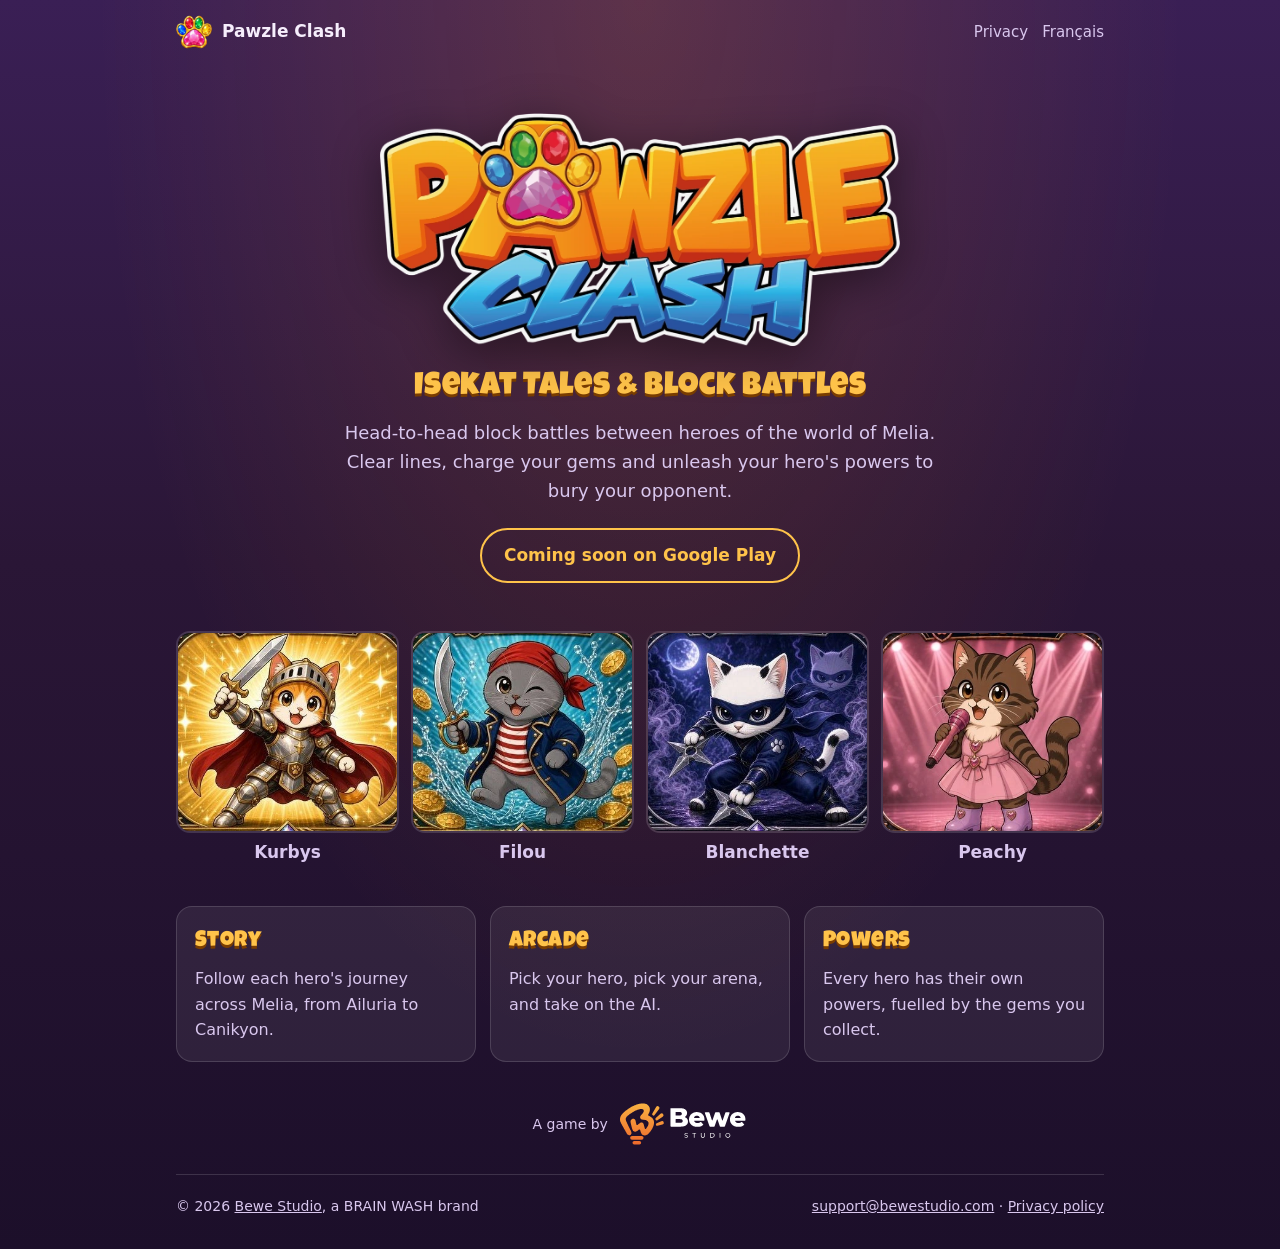
<file: index.html>
<!doctype html>
<html lang="en">
<head>
<meta charset="utf-8">
<meta name="viewport" content="width=device-width, initial-scale=1">
<title>Pawzle Clash</title>
<meta name="description" content="Pawzle Clash, a cat block battle puzzle game by Bewe Studio. Coming soon on Google Play.">
<link rel="icon" href="/images/favicon.png?v=3">
<link rel="alternate" hreflang="fr" href="/fr/">
<link rel="stylesheet" href="/style.css">
</head>
<body>
<div class="page">
  <header class="barre">
    <a class="marque" href="/"><img src="/images/bijou.png" alt="">Pawzle Clash</a>
    <nav><a href="/privacy.html">Privacy</a><a href="/fr/" lang="fr">Français</a></nav>
  </header>

  <main>
    <section class="heros">
      <img class="logo" src="/images/logo_pawzle_clash.webp" alt="Pawzle Clash" width="1200" height="595">
      <h1 class="titre baseline">Isekat Tales &amp; Block Battles</h1>
      <p class="accroche">Head-to-head block battles between heroes of the world of Melia. Clear lines, charge your gems and unleash your hero's powers to bury your opponent.</p>
      <span class="badge">Coming soon on Google Play</span>
    </section>

    <section class="heros-grille" aria-label="Heroes">
      <figure><img src="/images/kurbys.webp" alt="Kurbys" width="356" height="322" loading="lazy"><figcaption>Kurbys</figcaption></figure>
      <figure><img src="/images/filou.webp" alt="Filou" width="356" height="322" loading="lazy"><figcaption>Filou</figcaption></figure>
      <figure><img src="/images/blanchette.webp" alt="Blanchette" width="356" height="322" loading="lazy"><figcaption>Blanchette</figcaption></figure>
      <figure><img src="/images/peachy.webp" alt="Peachy" width="356" height="322" loading="lazy"><figcaption>Peachy</figcaption></figure>
    </section>

    <section class="blocs">
      <div class="bloc"><h3 class="titre">Story</h3><p>Follow each hero's journey across Melia, from Ailuria to Canikyon.</p></div>
      <div class="bloc"><h3 class="titre">Arcade</h3><p>Pick your hero, pick your arena, and take on the AI.</p></div>
      <div class="bloc"><h3 class="titre">Powers</h3><p>Every hero has their own powers, fuelled by the gems you collect.</p></div>
    </section>
  </main>

  <a class="studio-signature" href="https://bewestudio.com">
    <span>A game by</span>
    <img src="/images/bewe-studio.svg" alt="Bewe Studio" width="128" height="44">
  </a>
  <footer class="pied">
    <span>© 2026 <a href="https://bewestudio.com">Bewe Studio</a>, a BRAIN WASH brand</span>
    <span><a href="mailto:support@bewestudio.com">support@bewestudio.com</a> · <a href="/privacy.html">Privacy policy</a></span>
  </footer>
</div>
</body>
</html>
</file>
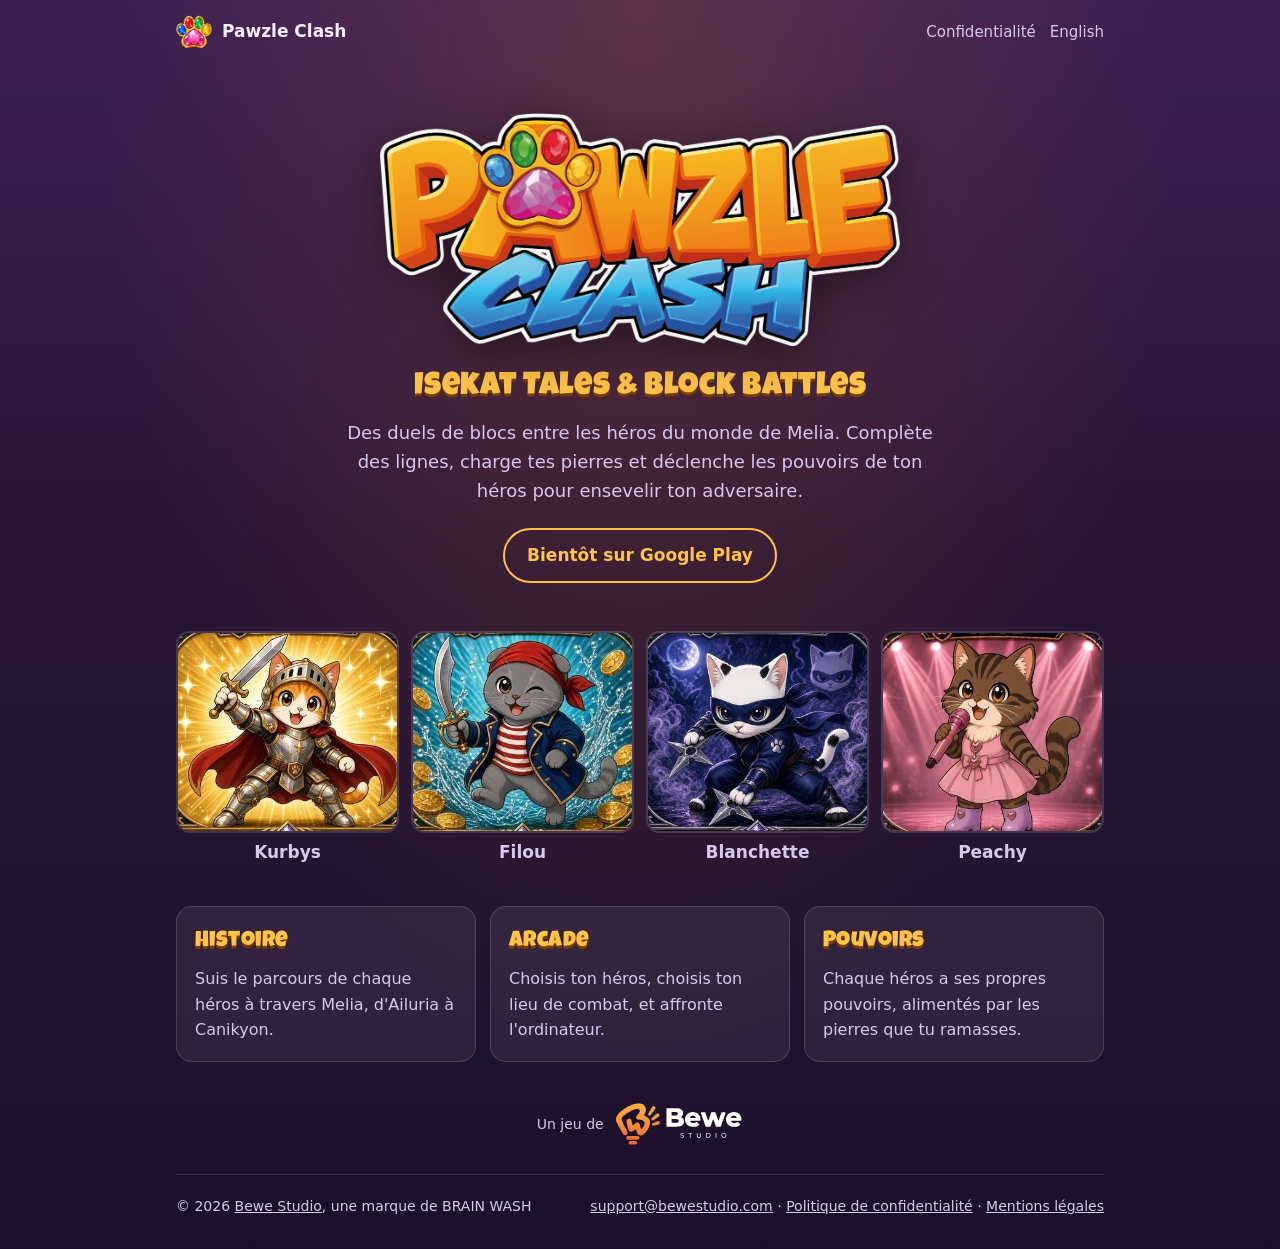
<file: fr/index.html>
<!doctype html>
<html lang="fr">
<head>
<meta charset="utf-8">
<meta name="viewport" content="width=device-width, initial-scale=1">
<title>Pawzle Clash</title>
<meta name="description" content="Pawzle Clash, le jeu de duel de blocs entre chats, par Bewe Studio. Bientôt sur Google Play.">
<link rel="icon" href="/images/favicon.png?v=3">
<link rel="alternate" hreflang="en" href="/">
<link rel="stylesheet" href="/style.css">
</head>
<body>
<div class="page">
  <header class="barre">
    <a class="marque" href="/fr/"><img src="/images/bijou.png" alt="">Pawzle Clash</a>
    <nav><a href="/fr/confidentialite.html">Confidentialité</a><a href="/" lang="en">English</a></nav>
  </header>

  <main>
    <section class="heros">
      <img class="logo" src="/images/logo_pawzle_clash.webp" alt="Pawzle Clash" width="1200" height="595">
      <h1 class="titre baseline">Isekat Tales &amp; Block Battles</h1>
      <p class="accroche">Des duels de blocs entre les héros du monde de Melia. Complète des lignes, charge tes pierres et déclenche les pouvoirs de ton héros pour ensevelir ton adversaire.</p>
      <span class="badge">Bientôt sur Google Play</span>
    </section>

    <section class="heros-grille" aria-label="Héros">
      <figure><img src="/images/kurbys.webp" alt="Kurbys" width="356" height="322" loading="lazy"><figcaption>Kurbys</figcaption></figure>
      <figure><img src="/images/filou.webp" alt="Filou" width="356" height="322" loading="lazy"><figcaption>Filou</figcaption></figure>
      <figure><img src="/images/blanchette.webp" alt="Blanchette" width="356" height="322" loading="lazy"><figcaption>Blanchette</figcaption></figure>
      <figure><img src="/images/peachy.webp" alt="Peachy" width="356" height="322" loading="lazy"><figcaption>Peachy</figcaption></figure>
    </section>

    <section class="blocs">
      <div class="bloc"><h3 class="titre">Histoire</h3><p>Suis le parcours de chaque héros à travers Melia, d'Ailuria à Canikyon.</p></div>
      <div class="bloc"><h3 class="titre">Arcade</h3><p>Choisis ton héros, choisis ton lieu de combat, et affronte l'ordinateur.</p></div>
      <div class="bloc"><h3 class="titre">Pouvoirs</h3><p>Chaque héros a ses propres pouvoirs, alimentés par les pierres que tu ramasses.</p></div>
    </section>
  </main>

  <a class="studio-signature" href="https://bewestudio.com/fr/">
    <span>Un jeu de</span>
    <img src="/images/bewe-studio.svg" alt="Bewe Studio" width="128" height="44">
  </a>
  <footer class="pied">
    <span>© 2026 <a href="https://bewestudio.com/fr/">Bewe Studio</a>, une marque de BRAIN WASH</span>
    <span><a href="mailto:support@bewestudio.com">support@bewestudio.com</a> · <a href="/fr/confidentialite.html">Politique de confidentialité</a> · <a href="https://bewestudio.com/fr/mentions-legales.html">Mentions légales</a></span>
  </footer>
</div>
</body>
</html>
</file>
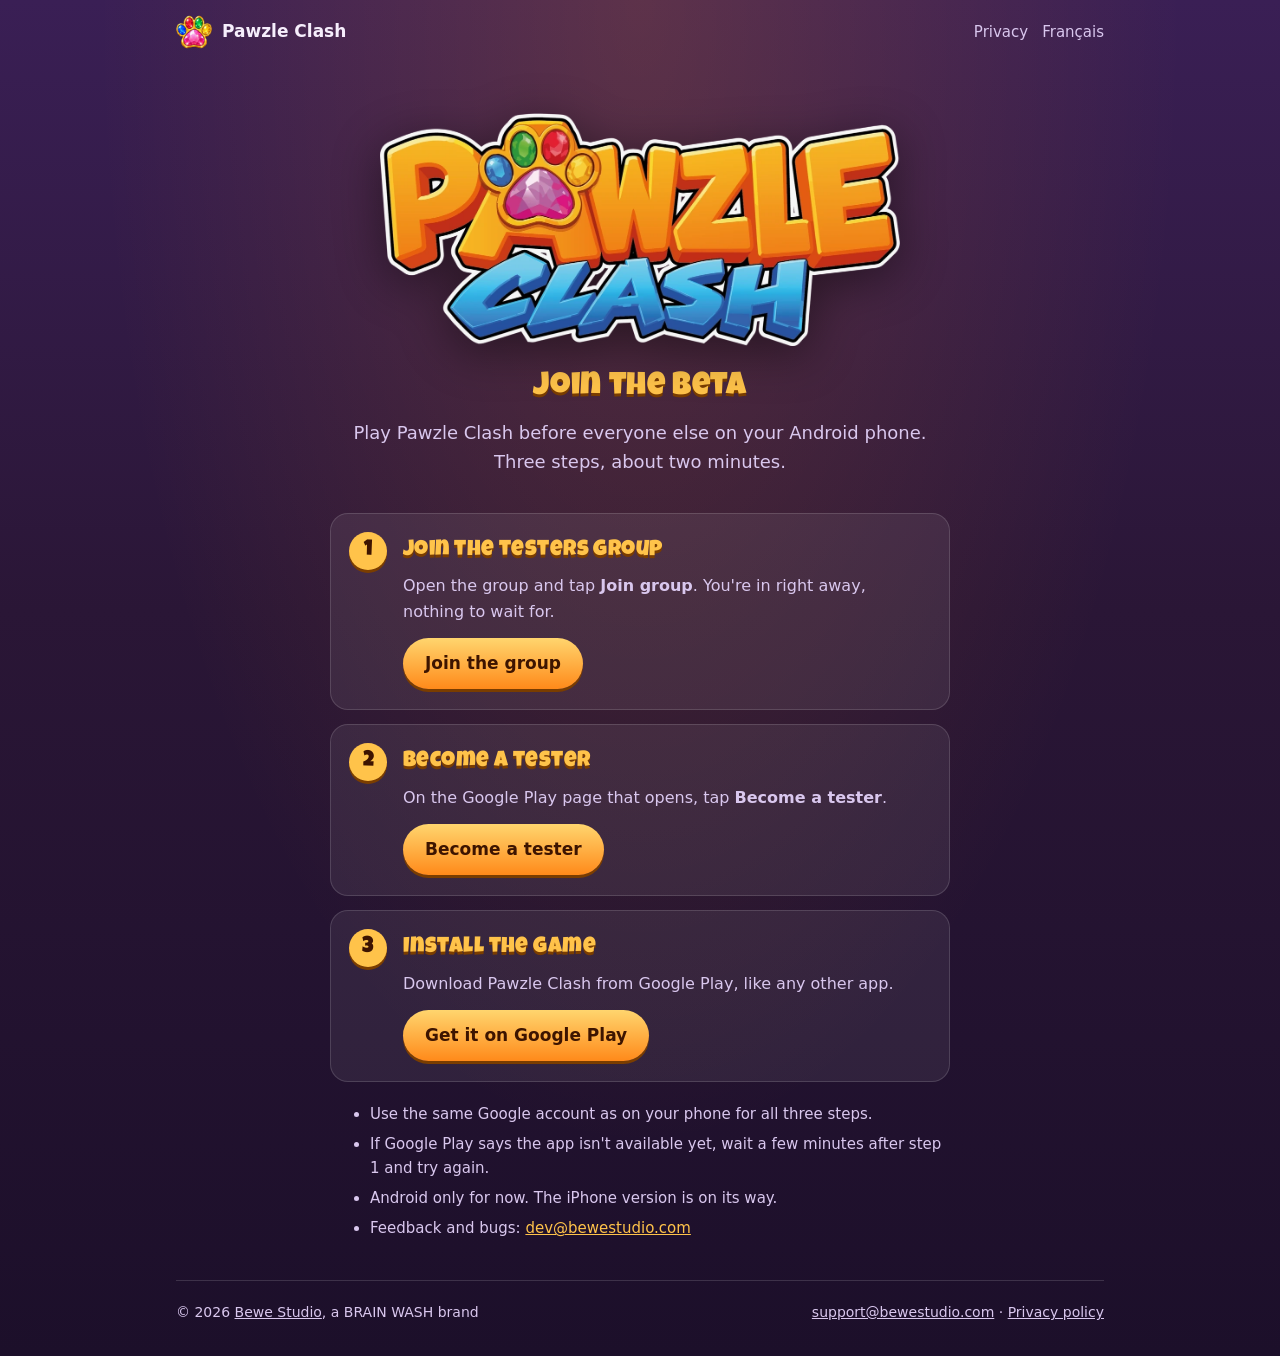
<file: beta.html>
<!doctype html>
<html lang="en">
<head>
<meta charset="utf-8">
<meta name="viewport" content="width=device-width, initial-scale=1">
<title>Pawzle Clash beta</title>
<meta name="description" content="Join the Pawzle Clash beta on Google Play in three steps.">
<meta name="robots" content="noindex">
<link rel="icon" href="/images/favicon.png">
<link rel="alternate" hreflang="fr" href="/fr/beta.html">
<link rel="stylesheet" href="/style.css">
</head>
<body>
<div class="page">
  <header class="barre">
    <a class="marque" href="/"><img src="/images/bijou.png" alt="">Pawzle Clash</a>
    <nav><a href="/privacy.html">Privacy</a><a href="/fr/beta.html" lang="fr">Français</a></nav>
  </header>

  <main>
    <section class="heros">
      <img class="logo" src="/images/logo_pawzle_clash.webp" alt="Pawzle Clash" width="1200" height="595">
      <h1 class="titre baseline">Join the beta</h1>
      <p class="accroche">Play Pawzle Clash before everyone else on your Android phone. Three steps, about two minutes.</p>
    </section>

    <ol class="etapes">
      <li class="etape">
        <h2 class="titre">Join the testers group</h2>
        <p>Open the group and tap <strong>Join group</strong>. You're in right away, nothing to wait for.</p>
        <a class="bouton" href="https://groups.google.com/g/pawzle-clash-testeurs">Join the group</a>
      </li>
      <li class="etape">
        <h2 class="titre">Become a tester</h2>
        <p>On the Google Play page that opens, tap <strong>Become a tester</strong>.</p>
        <a class="bouton" href="https://play.google.com/apps/testing/com.bewestudio.pawzleclash">Become a tester</a>
      </li>
      <li class="etape">
        <h2 class="titre">Install the game</h2>
        <p>Download Pawzle Clash from Google Play, like any other app.</p>
        <a class="bouton" href="https://play.google.com/store/apps/details?id=com.bewestudio.pawzleclash">Get it on Google Play</a>
      </li>
    </ol>

    <ul class="note">
      <li>Use the same Google account as on your phone for all three steps.</li>
      <li>If Google Play says the app isn't available yet, wait a few minutes after step 1 and try again.</li>
      <li>Android only for now. The iPhone version is on its way.</li>
      <li>Feedback and bugs: <a href="mailto:dev@bewestudio.com">dev@bewestudio.com</a></li>
    </ul>
  </main>

  <footer class="pied">
    <span>© 2026 <a href="https://bewestudio.com">Bewe Studio</a>, a BRAIN WASH brand</span>
    <span><a href="mailto:support@bewestudio.com">support@bewestudio.com</a> · <a href="/privacy.html">Privacy policy</a></span>
  </footer>
</div>
</body>
</html>
</file>
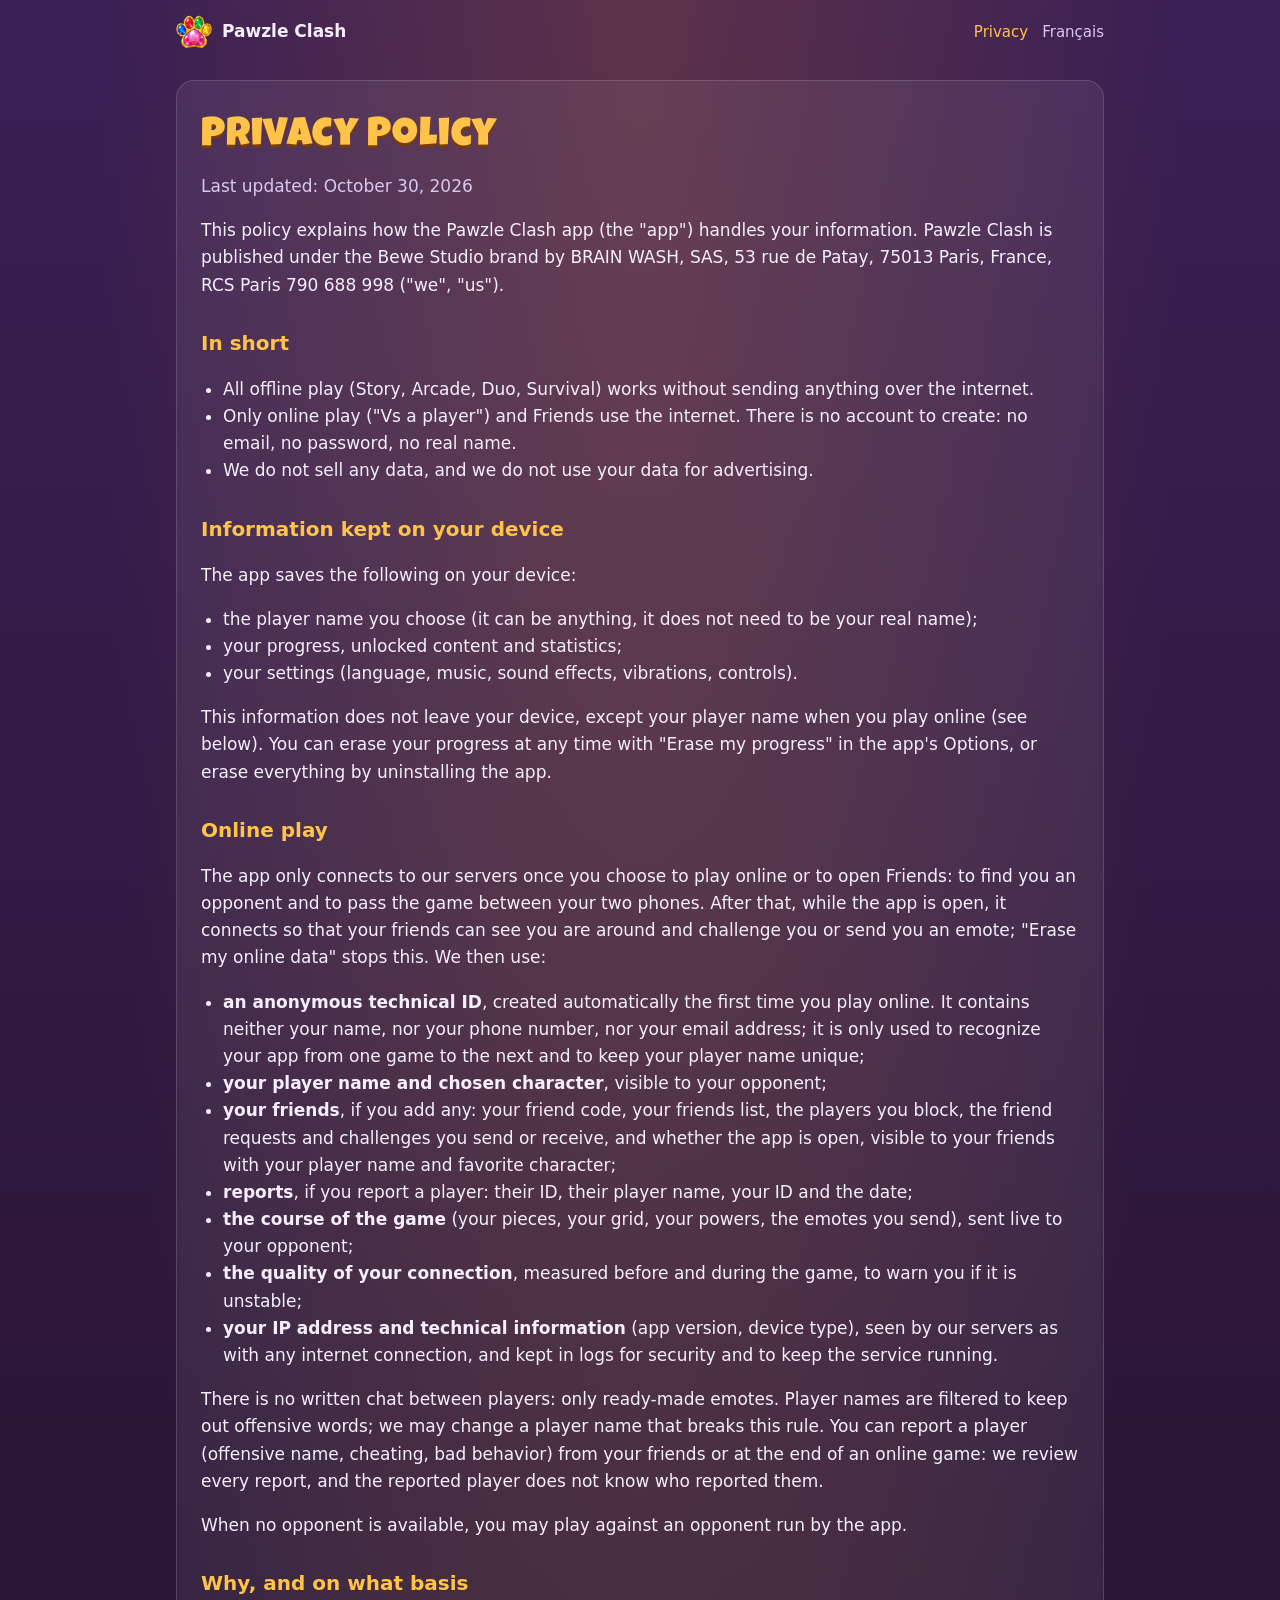
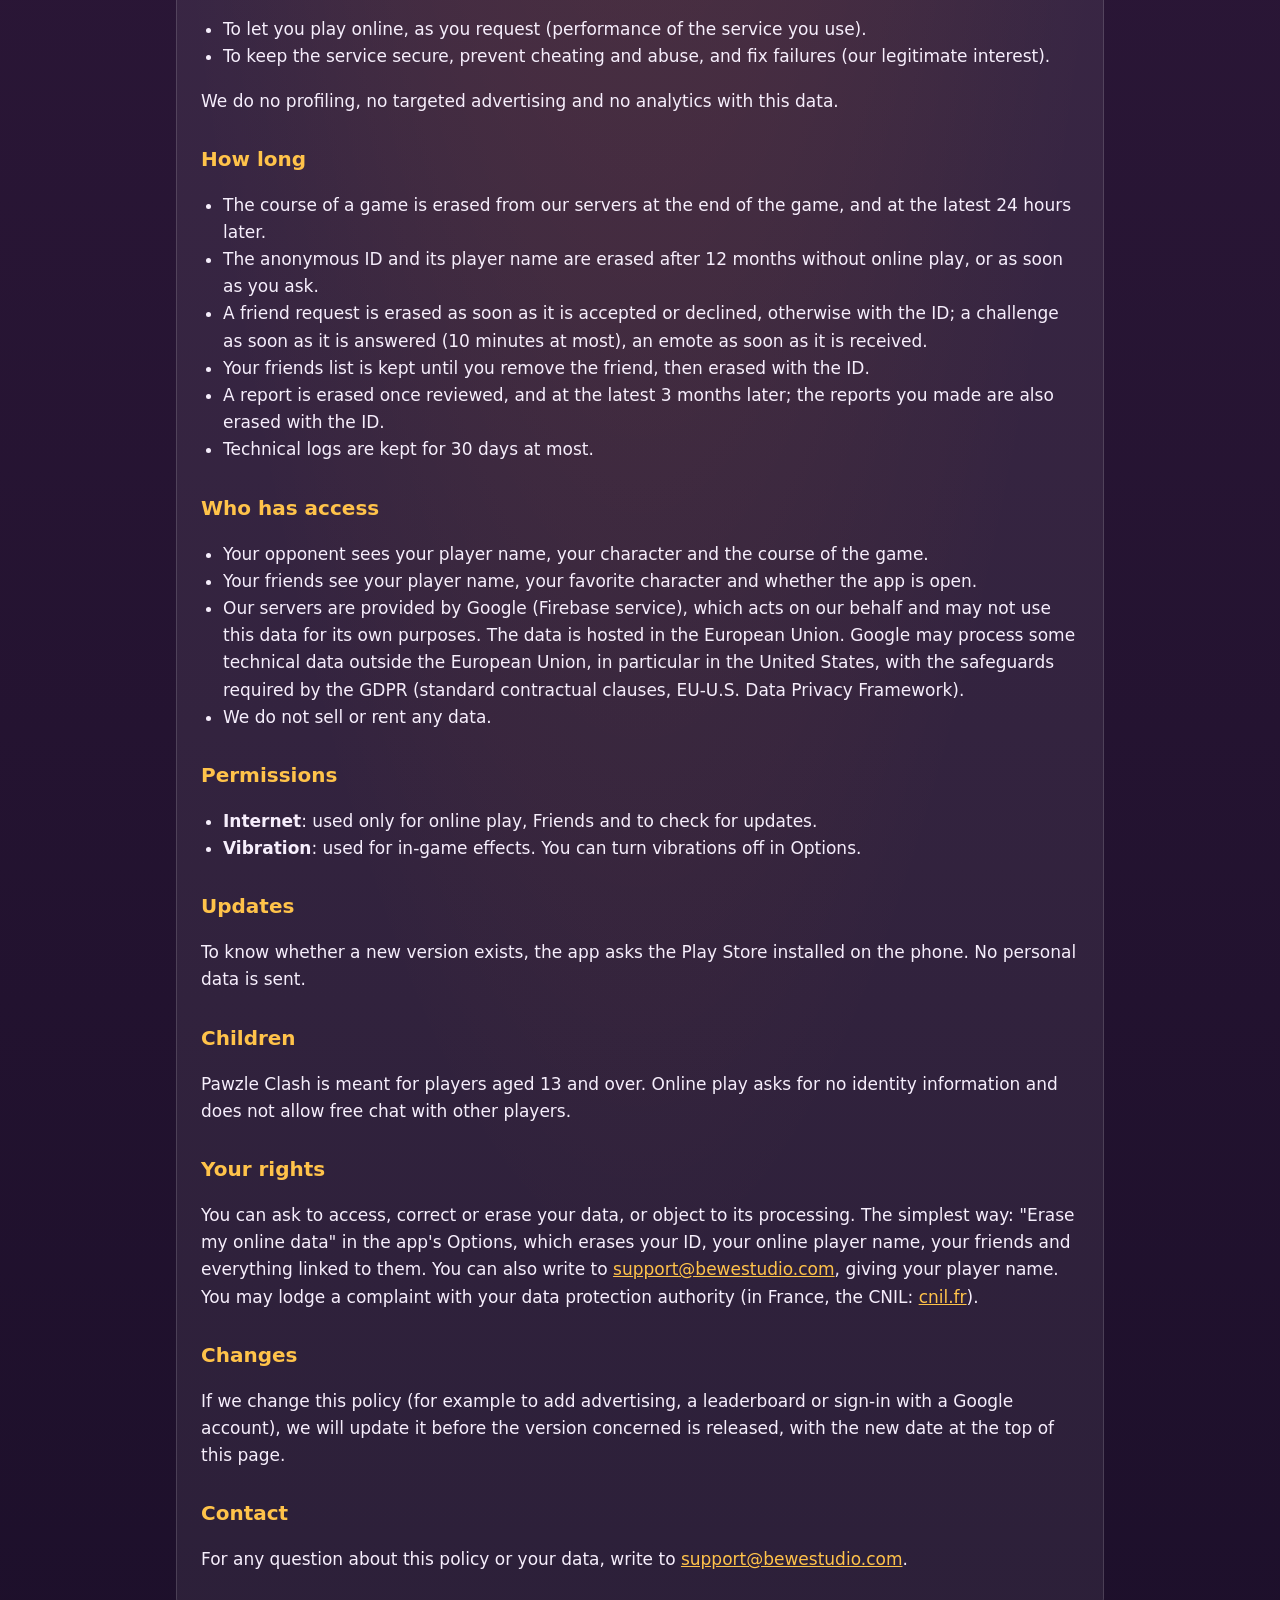
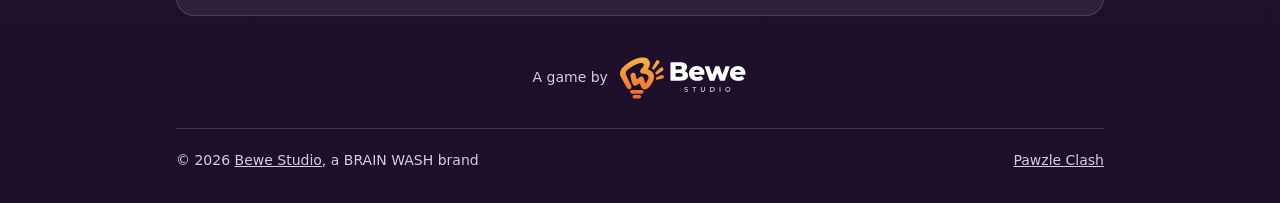
<file: privacy.html>
<!doctype html>
<html lang="en">
<head>
<meta charset="utf-8">
<meta name="viewport" content="width=device-width, initial-scale=1">
<title>Privacy Policy · Pawzle Clash</title>
<link rel="icon" href="/images/favicon.png?v=3">
<link rel="alternate" hreflang="fr" href="/fr/confidentialite.html">
<link rel="stylesheet" href="/style.css">
</head>
<body>
<div class="page">
  <header class="barre">
    <a class="marque" href="/"><img src="/images/bijou.png" alt="">Pawzle Clash</a>
    <nav><a href="/privacy.html" aria-current="page">Privacy</a><a href="/fr/confidentialite.html" lang="fr">Français</a></nav>
  </header>

  <main class="texte">
    <h1 class="titre">Privacy Policy</h1>
    <p class="date">Last updated: October 30, 2026</p>

    <p>This policy explains how the Pawzle Clash app (the "app") handles your information. Pawzle Clash is published under the Bewe Studio brand by BRAIN WASH, SAS, 53 rue de Patay, 75013 Paris, France, RCS Paris 790 688 998 ("we", "us").</p>

    <h2>In short</h2>
    <ul>
      <li>All offline play (Story, Arcade, Duo, Survival) works without sending anything over the internet.</li>
      <li>Only online play ("Vs a player") and Friends use the internet. There is no account to create: no email, no password, no real name.</li>
      <li>We do not sell any data, and we do not use your data for advertising.</li>
    </ul>

    <h2>Information kept on your device</h2>
    <p>The app saves the following on your device:</p>
    <ul>
      <li>the player name you choose (it can be anything, it does not need to be your real name);</li>
      <li>your progress, unlocked content and statistics;</li>
      <li>your settings (language, music, sound effects, vibrations, controls).</li>
    </ul>
    <p>This information does not leave your device, except your player name when you play online (see below). You can erase your progress at any time with "Erase my progress" in the app's Options, or erase everything by uninstalling the app.</p>

    <h2>Online play</h2>
    <p>The app only connects to our servers once you choose to play online or to open Friends: to find you an opponent and to pass the game between your two phones. After that, while the app is open, it connects so that your friends can see you are around and challenge you or send you an emote; "Erase my online data" stops this. We then use:</p>
    <ul>
      <li><strong>an anonymous technical ID</strong>, created automatically the first time you play online. It contains neither your name, nor your phone number, nor your email address; it is only used to recognize your app from one game to the next and to keep your player name unique;</li>
      <li><strong>your player name and chosen character</strong>, visible to your opponent;</li>
      <li><strong>your friends</strong>, if you add any: your friend code, your friends list, the players you block, the friend requests and challenges you send or receive, and whether the app is open, visible to your friends with your player name and favorite character;</li>
      <li><strong>reports</strong>, if you report a player: their ID, their player name, your ID and the date;</li>
      <li><strong>the course of the game</strong> (your pieces, your grid, your powers, the emotes you send), sent live to your opponent;</li>
      <li><strong>the quality of your connection</strong>, measured before and during the game, to warn you if it is unstable;</li>
      <li><strong>your IP address and technical information</strong> (app version, device type), seen by our servers as with any internet connection, and kept in logs for security and to keep the service running.</li>
    </ul>
    <p>There is no written chat between players: only ready-made emotes. Player names are filtered to keep out offensive words; we may change a player name that breaks this rule. You can report a player (offensive name, cheating, bad behavior) from your friends or at the end of an online game: we review every report, and the reported player does not know who reported them.</p>
    <p>When no opponent is available, you may play against an opponent run by the app.</p>

    <h2>Why, and on what basis</h2>
    <ul>
      <li>To let you play online, as you request (performance of the service you use).</li>
      <li>To keep the service secure, prevent cheating and abuse, and fix failures (our legitimate interest).</li>
    </ul>
    <p>We do no profiling, no targeted advertising and no analytics with this data.</p>

    <h2>How long</h2>
    <ul>
      <li>The course of a game is erased from our servers at the end of the game, and at the latest 24 hours later.</li>
      <li>The anonymous ID and its player name are erased after 12 months without online play, or as soon as you ask.</li>
      <li>A friend request is erased as soon as it is accepted or declined, otherwise with the ID; a challenge as soon as it is answered (10 minutes at most), an emote as soon as it is received.</li>
      <li>Your friends list is kept until you remove the friend, then erased with the ID.</li>
      <li>A report is erased once reviewed, and at the latest 3 months later; the reports you made are also erased with the ID.</li>
      <li>Technical logs are kept for 30 days at most.</li>
    </ul>

    <h2>Who has access</h2>
    <ul>
      <li>Your opponent sees your player name, your character and the course of the game.</li>
      <li>Your friends see your player name, your favorite character and whether the app is open.</li>
      <li>Our servers are provided by Google (Firebase service), which acts on our behalf and may not use this data for its own purposes. The data is hosted in the European Union. Google may process some technical data outside the European Union, in particular in the United States, with the safeguards required by the GDPR (standard contractual clauses, EU-U.S. Data Privacy Framework).</li>
      <li>We do not sell or rent any data.</li>
    </ul>

    <h2>Permissions</h2>
    <ul>
      <li><strong>Internet</strong>: used only for online play, Friends and to check for updates.</li>
      <li><strong>Vibration</strong>: used for in-game effects. You can turn vibrations off in Options.</li>
    </ul>

    <h2>Updates</h2>
    <p>To know whether a new version exists, the app asks the Play Store installed on the phone. No personal data is sent.</p>

    <h2>Children</h2>
    <p>Pawzle Clash is meant for players aged 13 and over. Online play asks for no identity information and does not allow free chat with other players.</p>

    <h2 id="delete-data">Your rights</h2>
    <p>You can ask to access, correct or erase your data, or object to its processing. The simplest way: "Erase my online data" in the app's Options, which erases your ID, your online player name, your friends and everything linked to them. You can also write to <a href="mailto:support@bewestudio.com">support@bewestudio.com</a>, giving your player name. You may lodge a complaint with your data protection authority (in France, the CNIL: <a href="https://www.cnil.fr">cnil.fr</a>).</p>

    <h2>Changes</h2>
    <p>If we change this policy (for example to add advertising, a leaderboard or sign-in with a Google account), we will update it before the version concerned is released, with the new date at the top of this page.</p>

    <h2>Contact</h2>
    <p>For any question about this policy or your data, write to <a href="mailto:support@bewestudio.com">support@bewestudio.com</a>.</p>
  </main>

  <a class="studio-signature" href="https://bewestudio.com">
    <span>A game by</span>
    <img src="/images/bewe-studio.svg" alt="Bewe Studio" width="128" height="44">
  </a>
  <footer class="pied">
    <span>© 2026 <a href="https://bewestudio.com">Bewe Studio</a>, a BRAIN WASH brand</span>
    <span><a href="/">Pawzle Clash</a></span>
  </footer>
</div>
</body>
</html>
</file>
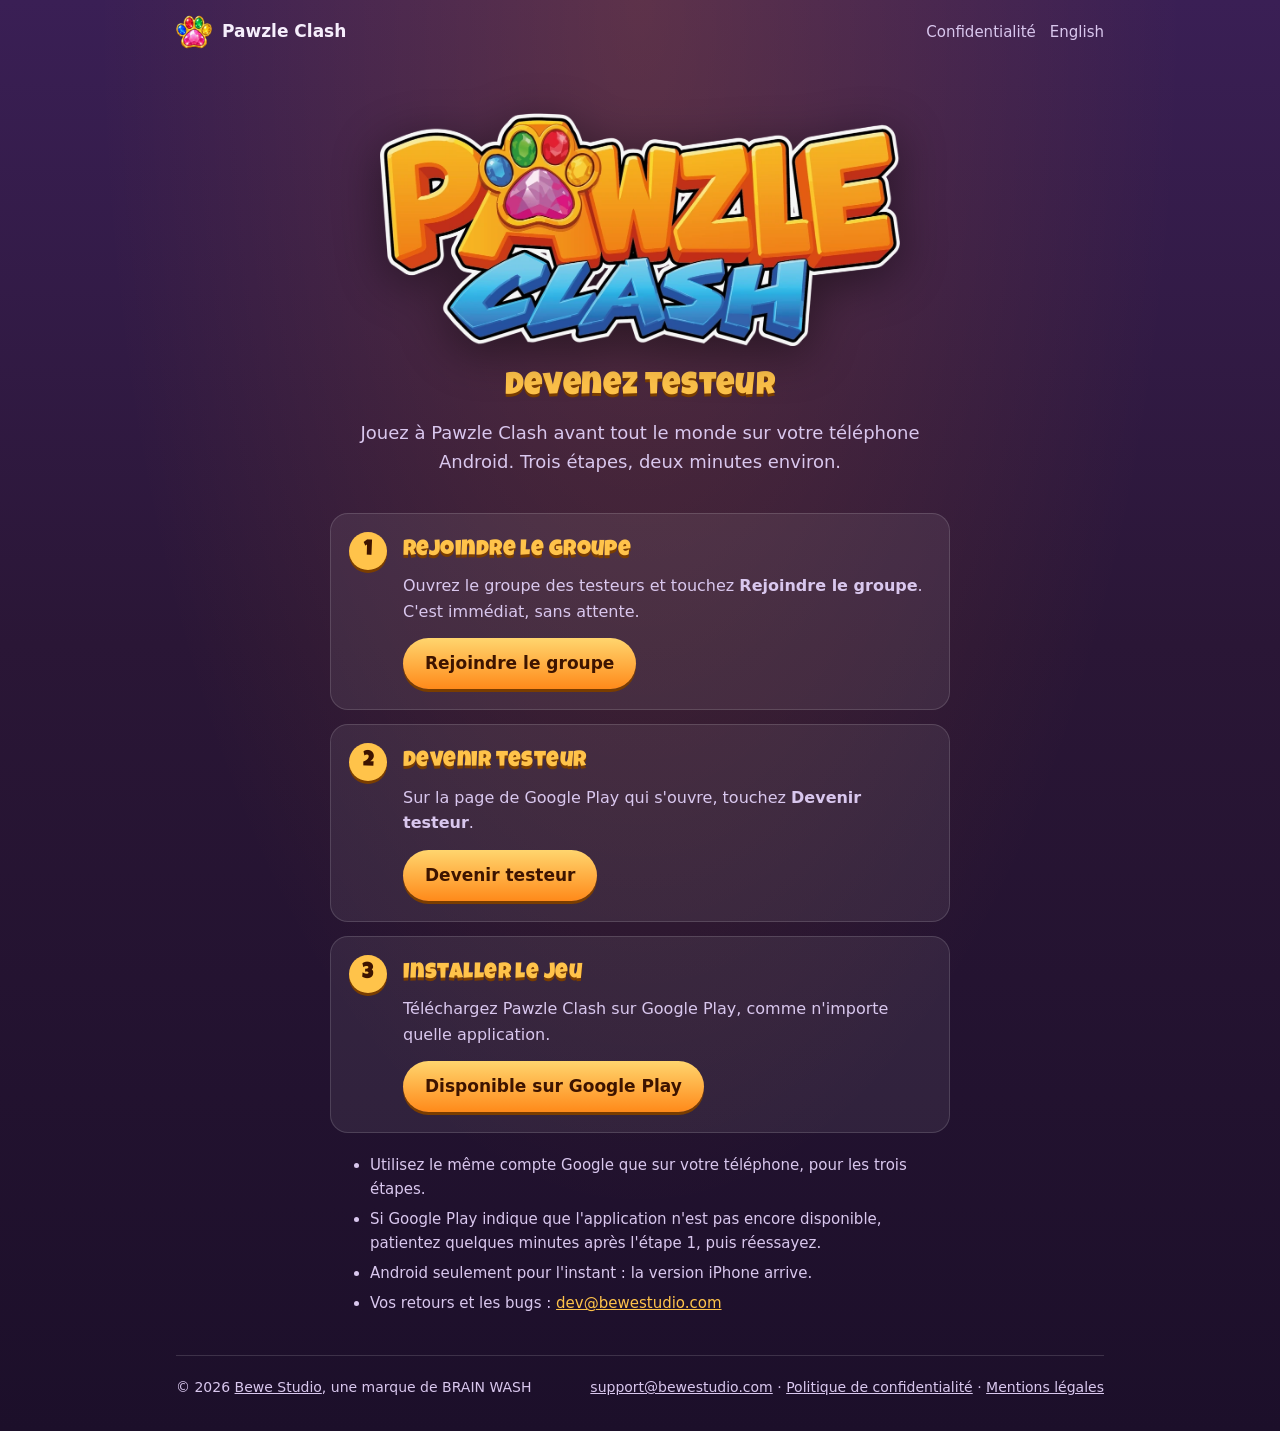
<file: fr/beta.html>
<!doctype html>
<html lang="fr">
<head>
<meta charset="utf-8">
<meta name="viewport" content="width=device-width, initial-scale=1">
<title>Pawzle Clash, version de test</title>
<meta name="description" content="Rejoignez la version de test de Pawzle Clash sur Google Play en trois étapes.">
<meta name="robots" content="noindex">
<link rel="icon" href="/images/favicon.png">
<link rel="alternate" hreflang="en" href="/beta.html">
<link rel="stylesheet" href="/style.css">
</head>
<body>
<div class="page">
  <header class="barre">
    <a class="marque" href="/fr/"><img src="/images/bijou.png" alt="">Pawzle Clash</a>
    <nav><a href="/fr/confidentialite.html">Confidentialité</a><a href="/beta.html" lang="en">English</a></nav>
  </header>

  <main>
    <section class="heros">
      <img class="logo" src="/images/logo_pawzle_clash.webp" alt="Pawzle Clash" width="1200" height="595">
      <h1 class="titre baseline">Devenez testeur</h1>
      <p class="accroche">Jouez à Pawzle Clash avant tout le monde sur votre téléphone Android. Trois étapes, deux minutes environ.</p>
    </section>

    <ol class="etapes">
      <li class="etape">
        <h2 class="titre">Rejoindre le groupe</h2>
        <p>Ouvrez le groupe des testeurs et touchez <strong>Rejoindre le groupe</strong>. C'est immédiat, sans attente.</p>
        <a class="bouton" href="https://groups.google.com/g/pawzle-clash-testeurs">Rejoindre le groupe</a>
      </li>
      <li class="etape">
        <h2 class="titre">Devenir testeur</h2>
        <p>Sur la page de Google Play qui s'ouvre, touchez <strong>Devenir testeur</strong>.</p>
        <a class="bouton" href="https://play.google.com/apps/testing/com.bewestudio.pawzleclash">Devenir testeur</a>
      </li>
      <li class="etape">
        <h2 class="titre">Installer le jeu</h2>
        <p>Téléchargez Pawzle Clash sur Google Play, comme n'importe quelle application.</p>
        <a class="bouton" href="https://play.google.com/store/apps/details?id=com.bewestudio.pawzleclash">Disponible sur Google Play</a>
      </li>
    </ol>

    <ul class="note">
      <li>Utilisez le même compte Google que sur votre téléphone, pour les trois étapes.</li>
      <li>Si Google Play indique que l'application n'est pas encore disponible, patientez quelques minutes après l'étape 1, puis réessayez.</li>
      <li>Android seulement pour l'instant : la version iPhone arrive.</li>
      <li>Vos retours et les bugs : <a href="mailto:dev@bewestudio.com">dev@bewestudio.com</a></li>
    </ul>
  </main>

  <footer class="pied">
    <span>© 2026 <a href="https://bewestudio.com/fr/">Bewe Studio</a>, une marque de BRAIN WASH</span>
    <span><a href="mailto:support@bewestudio.com">support@bewestudio.com</a> · <a href="/fr/confidentialite.html">Politique de confidentialité</a> · <a href="https://bewestudio.com/fr/mentions-legales.html">Mentions légales</a></span>
  </footer>
</div>
</body>
</html>
</file>
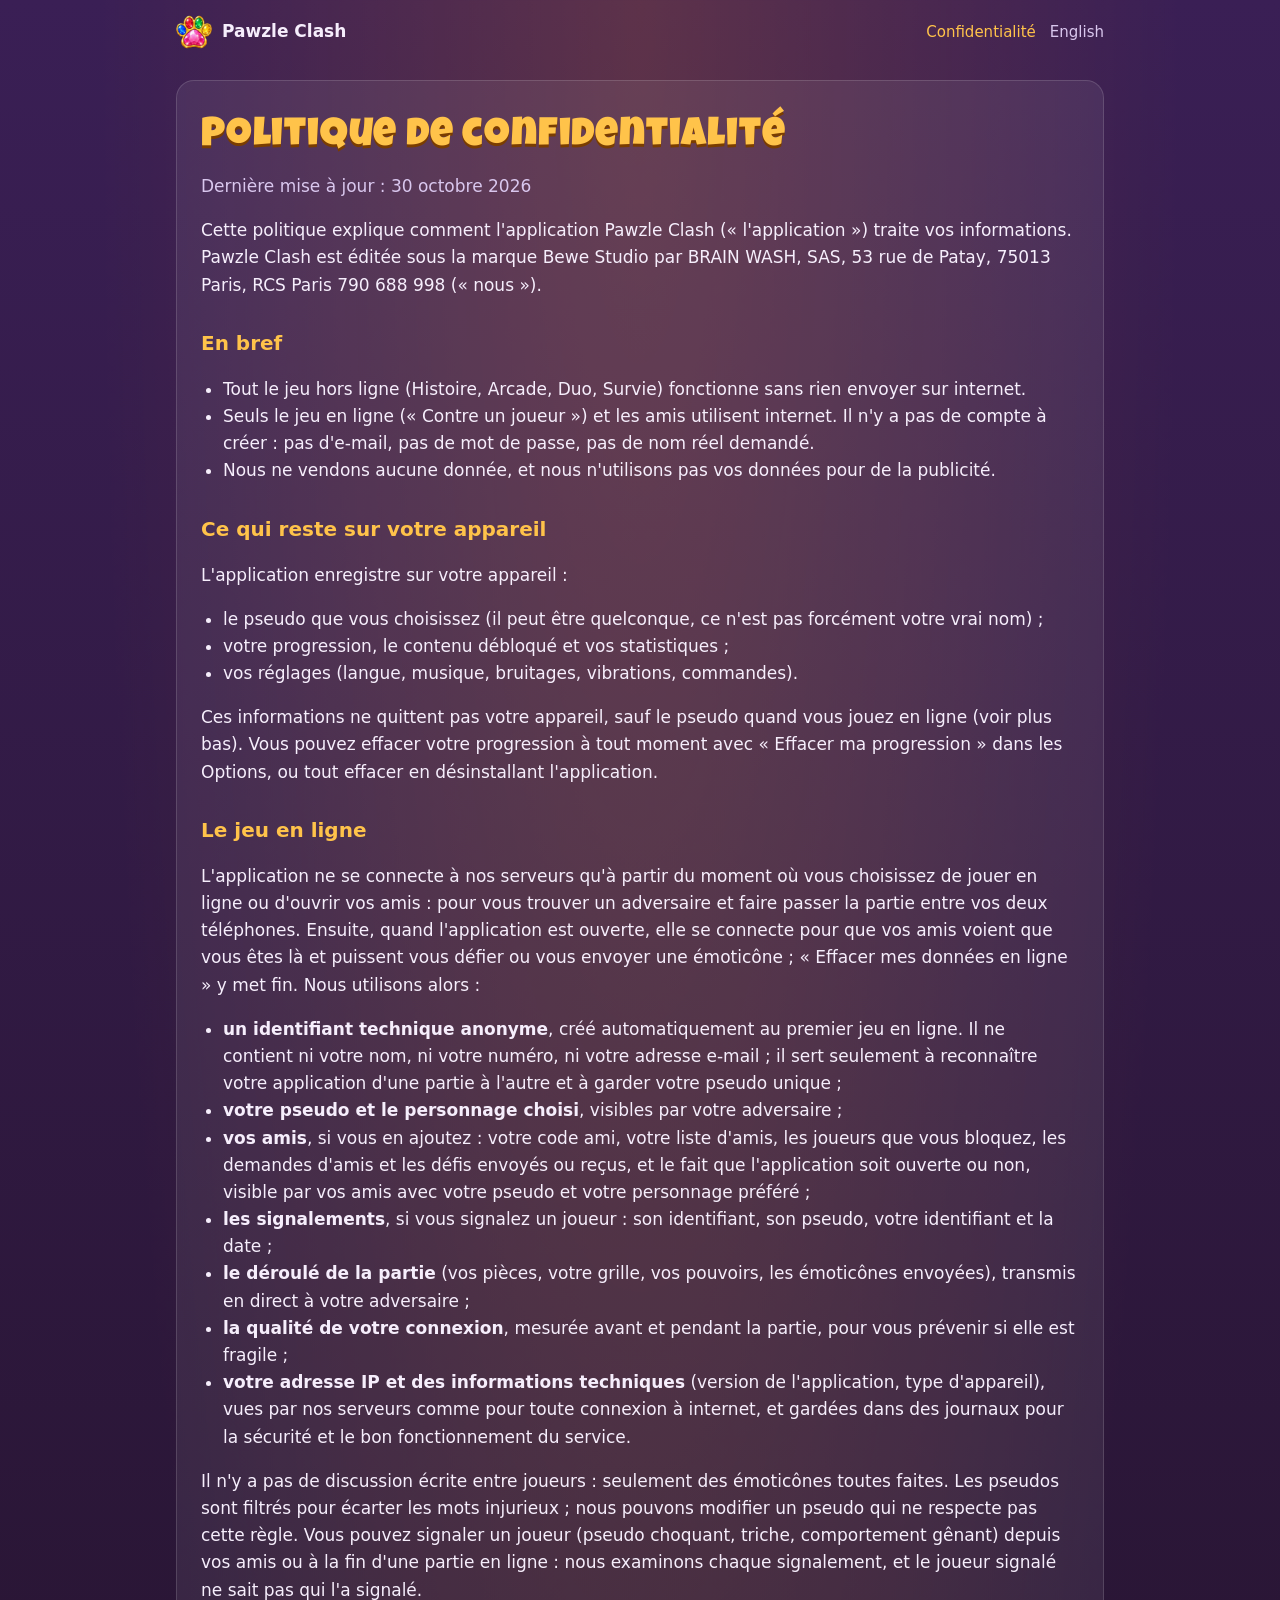
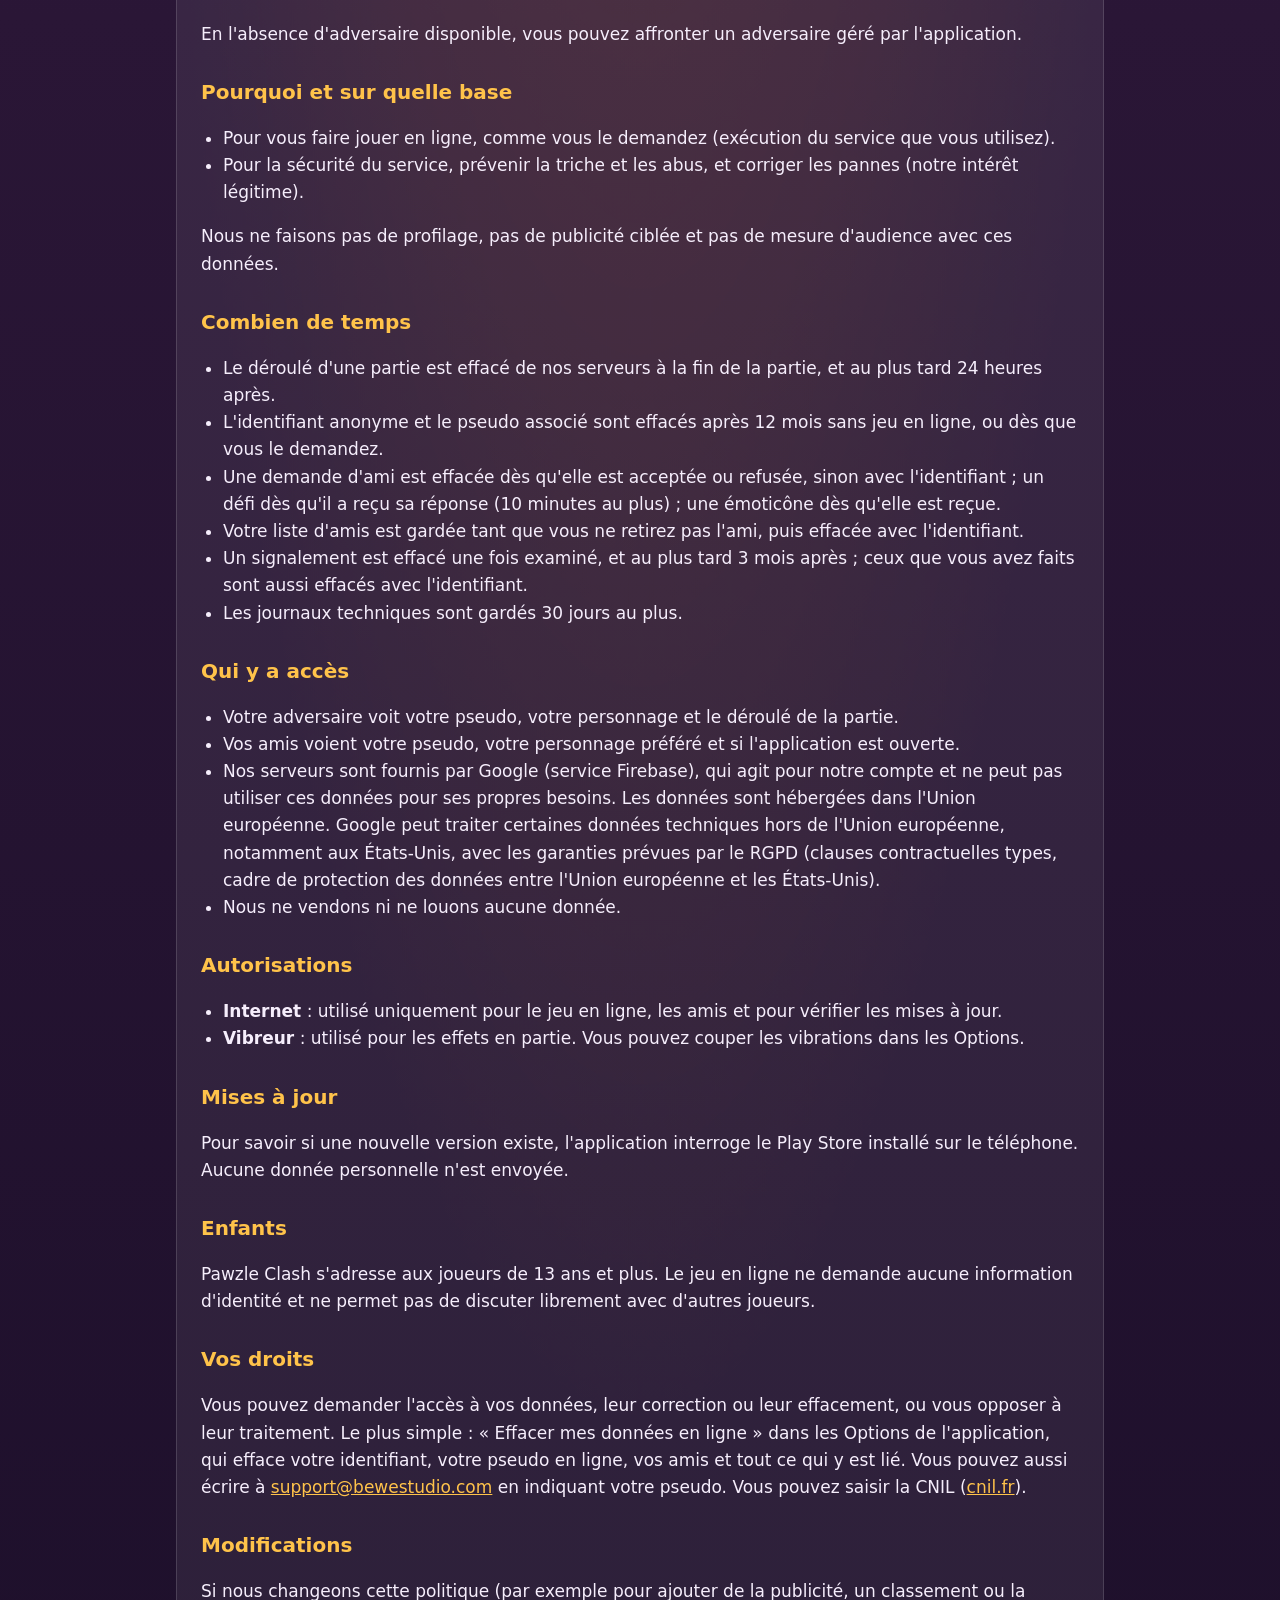
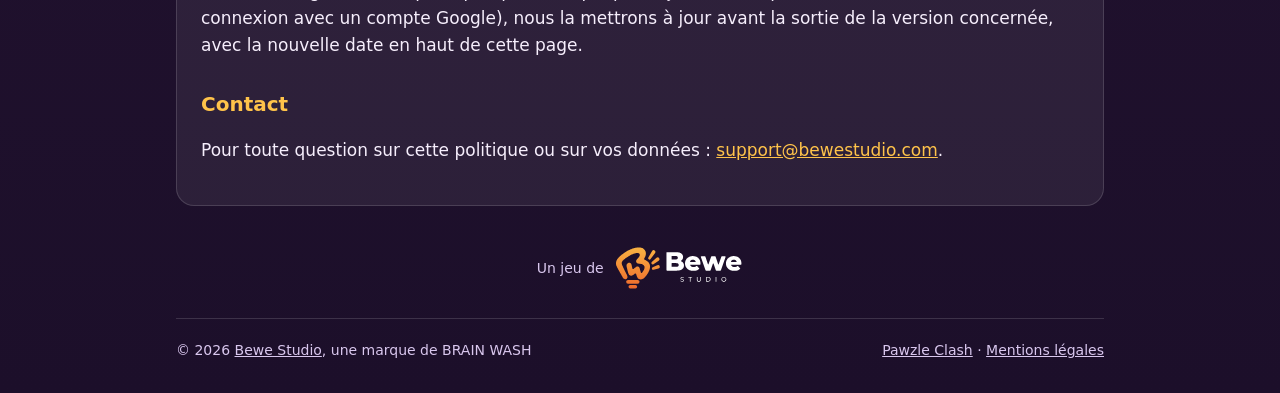
<file: fr/confidentialite.html>
<!doctype html>
<html lang="fr">
<head>
<meta charset="utf-8">
<meta name="viewport" content="width=device-width, initial-scale=1">
<title>Politique de confidentialité · Pawzle Clash</title>
<link rel="icon" href="/images/favicon.png?v=3">
<link rel="alternate" hreflang="en" href="/privacy.html">
<link rel="stylesheet" href="/style.css">
</head>
<body>
<div class="page">
  <header class="barre">
    <a class="marque" href="/fr/"><img src="/images/bijou.png" alt="">Pawzle Clash</a>
    <nav><a href="/fr/confidentialite.html" aria-current="page">Confidentialité</a><a href="/privacy.html" lang="en">English</a></nav>
  </header>

  <main class="texte">
    <h1 class="titre">Politique de confidentialité</h1>
    <p class="date">Dernière mise à jour : 30 octobre 2026</p>

    <p>Cette politique explique comment l'application Pawzle Clash (« l'application ») traite vos informations. Pawzle Clash est éditée sous la marque Bewe Studio par BRAIN WASH, SAS, 53 rue de Patay, 75013 Paris, RCS Paris 790 688 998 (« nous »).</p>

    <h2>En bref</h2>
    <ul>
      <li>Tout le jeu hors ligne (Histoire, Arcade, Duo, Survie) fonctionne sans rien envoyer sur internet.</li>
      <li>Seuls le jeu en ligne (« Contre un joueur ») et les amis utilisent internet. Il n'y a pas de compte à créer : pas d'e-mail, pas de mot de passe, pas de nom réel demandé.</li>
      <li>Nous ne vendons aucune donnée, et nous n'utilisons pas vos données pour de la publicité.</li>
    </ul>

    <h2>Ce qui reste sur votre appareil</h2>
    <p>L'application enregistre sur votre appareil :</p>
    <ul>
      <li>le pseudo que vous choisissez (il peut être quelconque, ce n'est pas forcément votre vrai nom) ;</li>
      <li>votre progression, le contenu débloqué et vos statistiques ;</li>
      <li>vos réglages (langue, musique, bruitages, vibrations, commandes).</li>
    </ul>
    <p>Ces informations ne quittent pas votre appareil, sauf le pseudo quand vous jouez en ligne (voir plus bas). Vous pouvez effacer votre progression à tout moment avec « Effacer ma progression » dans les Options, ou tout effacer en désinstallant l'application.</p>

    <h2>Le jeu en ligne</h2>
    <p>L'application ne se connecte à nos serveurs qu'à partir du moment où vous choisissez de jouer en ligne ou d'ouvrir vos amis : pour vous trouver un adversaire et faire passer la partie entre vos deux téléphones. Ensuite, quand l'application est ouverte, elle se connecte pour que vos amis voient que vous êtes là et puissent vous défier ou vous envoyer une émoticône ; « Effacer mes données en ligne » y met fin. Nous utilisons alors :</p>
    <ul>
      <li><strong>un identifiant technique anonyme</strong>, créé automatiquement au premier jeu en ligne. Il ne contient ni votre nom, ni votre numéro, ni votre adresse e-mail ; il sert seulement à reconnaître votre application d'une partie à l'autre et à garder votre pseudo unique ;</li>
      <li><strong>votre pseudo et le personnage choisi</strong>, visibles par votre adversaire ;</li>
      <li><strong>vos amis</strong>, si vous en ajoutez : votre code ami, votre liste d'amis, les joueurs que vous bloquez, les demandes d'amis et les défis envoyés ou reçus, et le fait que l'application soit ouverte ou non, visible par vos amis avec votre pseudo et votre personnage préféré ;</li>
      <li><strong>les signalements</strong>, si vous signalez un joueur : son identifiant, son pseudo, votre identifiant et la date ;</li>
      <li><strong>le déroulé de la partie</strong> (vos pièces, votre grille, vos pouvoirs, les émoticônes envoyées), transmis en direct à votre adversaire ;</li>
      <li><strong>la qualité de votre connexion</strong>, mesurée avant et pendant la partie, pour vous prévenir si elle est fragile ;</li>
      <li><strong>votre adresse IP et des informations techniques</strong> (version de l'application, type d'appareil), vues par nos serveurs comme pour toute connexion à internet, et gardées dans des journaux pour la sécurité et le bon fonctionnement du service.</li>
    </ul>
    <p>Il n'y a pas de discussion écrite entre joueurs : seulement des émoticônes toutes faites. Les pseudos sont filtrés pour écarter les mots injurieux ; nous pouvons modifier un pseudo qui ne respecte pas cette règle. Vous pouvez signaler un joueur (pseudo choquant, triche, comportement gênant) depuis vos amis ou à la fin d'une partie en ligne : nous examinons chaque signalement, et le joueur signalé ne sait pas qui l'a signalé.</p>
    <p>En l'absence d'adversaire disponible, vous pouvez affronter un adversaire géré par l'application.</p>

    <h2>Pourquoi et sur quelle base</h2>
    <ul>
      <li>Pour vous faire jouer en ligne, comme vous le demandez (exécution du service que vous utilisez).</li>
      <li>Pour la sécurité du service, prévenir la triche et les abus, et corriger les pannes (notre intérêt légitime).</li>
    </ul>
    <p>Nous ne faisons pas de profilage, pas de publicité ciblée et pas de mesure d'audience avec ces données.</p>

    <h2>Combien de temps</h2>
    <ul>
      <li>Le déroulé d'une partie est effacé de nos serveurs à la fin de la partie, et au plus tard 24 heures après.</li>
      <li>L'identifiant anonyme et le pseudo associé sont effacés après 12 mois sans jeu en ligne, ou dès que vous le demandez.</li>
      <li>Une demande d'ami est effacée dès qu'elle est acceptée ou refusée, sinon avec l'identifiant ; un défi dès qu'il a reçu sa réponse (10 minutes au plus) ; une émoticône dès qu'elle est reçue.</li>
      <li>Votre liste d'amis est gardée tant que vous ne retirez pas l'ami, puis effacée avec l'identifiant.</li>
      <li>Un signalement est effacé une fois examiné, et au plus tard 3 mois après ; ceux que vous avez faits sont aussi effacés avec l'identifiant.</li>
      <li>Les journaux techniques sont gardés 30 jours au plus.</li>
    </ul>

    <h2>Qui y a accès</h2>
    <ul>
      <li>Votre adversaire voit votre pseudo, votre personnage et le déroulé de la partie.</li>
      <li>Vos amis voient votre pseudo, votre personnage préféré et si l'application est ouverte.</li>
      <li>Nos serveurs sont fournis par Google (service Firebase), qui agit pour notre compte et ne peut pas utiliser ces données pour ses propres besoins. Les données sont hébergées dans l'Union européenne. Google peut traiter certaines données techniques hors de l'Union européenne, notamment aux États-Unis, avec les garanties prévues par le RGPD (clauses contractuelles types, cadre de protection des données entre l'Union européenne et les États-Unis).</li>
      <li>Nous ne vendons ni ne louons aucune donnée.</li>
    </ul>

    <h2>Autorisations</h2>
    <ul>
      <li><strong>Internet</strong> : utilisé uniquement pour le jeu en ligne, les amis et pour vérifier les mises à jour.</li>
      <li><strong>Vibreur</strong> : utilisé pour les effets en partie. Vous pouvez couper les vibrations dans les Options.</li>
    </ul>

    <h2>Mises à jour</h2>
    <p>Pour savoir si une nouvelle version existe, l'application interroge le Play Store installé sur le téléphone. Aucune donnée personnelle n'est envoyée.</p>

    <h2>Enfants</h2>
    <p>Pawzle Clash s'adresse aux joueurs de 13 ans et plus. Le jeu en ligne ne demande aucune information d'identité et ne permet pas de discuter librement avec d'autres joueurs.</p>

    <h2 id="supprimer-donnees">Vos droits</h2>
    <p>Vous pouvez demander l'accès à vos données, leur correction ou leur effacement, ou vous opposer à leur traitement. Le plus simple : « Effacer mes données en ligne » dans les Options de l'application, qui efface votre identifiant, votre pseudo en ligne, vos amis et tout ce qui y est lié. Vous pouvez aussi écrire à <a href="mailto:support@bewestudio.com">support@bewestudio.com</a> en indiquant votre pseudo. Vous pouvez saisir la CNIL (<a href="https://www.cnil.fr">cnil.fr</a>).</p>

    <h2>Modifications</h2>
    <p>Si nous changeons cette politique (par exemple pour ajouter de la publicité, un classement ou la connexion avec un compte Google), nous la mettrons à jour avant la sortie de la version concernée, avec la nouvelle date en haut de cette page.</p>

    <h2>Contact</h2>
    <p>Pour toute question sur cette politique ou sur vos données : <a href="mailto:support@bewestudio.com">support@bewestudio.com</a>.</p>
  </main>

  <a class="studio-signature" href="https://bewestudio.com/fr/">
    <span>Un jeu de</span>
    <img src="/images/bewe-studio.svg" alt="Bewe Studio" width="128" height="44">
  </a>
  <footer class="pied">
    <span>© 2026 <a href="https://bewestudio.com/fr/">Bewe Studio</a>, une marque de BRAIN WASH</span>
    <span><a href="/fr/">Pawzle Clash</a> · <a href="https://bewestudio.com/fr/mentions-legales.html">Mentions légales</a></span>
  </footer>
</div>
</body>
</html>
</file>
<file: style.css>
@font-face {
  font-family: "Luckiest Guy";
  src: url("/fonts/luckiest-guy.woff2") format("woff2");
  font-display: swap;
}

:root {
  --nuit: #1c0f2a;
  --violet: #2a1636;
  --violet-clair: #3a1f55;
  --or: #ffc34a;
  --orange: #ff8a1a;
  --texte: #f6eefc;
  --doux: #d9c7ee;
  --carte: rgba(255, 255, 255, 0.07);
  --bord: rgba(255, 255, 255, 0.14);
}

* { box-sizing: border-box; }

html { background: var(--nuit); }

body {
  margin: 0;
  min-height: 100vh;
  color: var(--texte);
  font: 17px/1.6 system-ui, -apple-system, "Segoe UI", Roboto, sans-serif;
  background:
    radial-gradient(ellipse at top, rgba(255, 138, 26, 0.18), transparent 60%),
    linear-gradient(180deg, var(--violet-clair) 0%, var(--violet) 45%, var(--nuit) 100%);
}

a { color: var(--or); }
a:hover { color: #ffe07a; }

.page { max-width: 960px; margin: 0 auto; padding: 0 16px; }

header.barre {
  display: flex;
  align-items: center;
  justify-content: space-between;
  gap: 12px;
  padding: 14px 0;
}
header.barre .marque { display: flex; align-items: center; gap: 10px; text-decoration: none; color: var(--texte); font-weight: 600; }
header.barre .marque img { height: 36px; width: auto; }
header.barre nav { display: flex; gap: 14px; font-size: 15px; }
header.barre nav a { color: var(--doux); text-decoration: none; }
header.barre nav a:hover, header.barre nav a[aria-current] { color: var(--or); }

.titre {
  font-family: "Luckiest Guy", system-ui, sans-serif;
  font-weight: normal;
  letter-spacing: 0.02em;
  color: var(--or);
  text-shadow: 0 3px 0 #7a3d00;
}

.heros { text-align: center; padding: 24px 0 8px; }
.heros .logo { width: min(520px, 100%); height: auto; filter: drop-shadow(0 10px 24px rgba(0, 0, 0, 0.45)); }
.heros .baseline { font-size: clamp(22px, 5vw, 32px); margin: 8px 0 6px; }
.heros p.accroche { max-width: 620px; margin: 0 auto; color: var(--doux); font-size: 18px; }

.badge {
  display: inline-block;
  margin-top: 22px;
  padding: 12px 22px;
  border-radius: 999px;
  border: 2px solid var(--or);
  color: var(--or);
  font-weight: 700;
}

.heros-grille {
  display: grid;
  grid-template-columns: repeat(4, 1fr);
  gap: 12px;
  margin: 40px 0;
}
.heros-grille figure { margin: 0; text-align: center; }
.heros-grille img { width: 100%; height: auto; border-radius: 14px; border: 2px solid var(--bord); display: block; }
.heros-grille figcaption { margin-top: 6px; font-weight: 600; color: var(--doux); }

.blocs { display: grid; grid-template-columns: repeat(3, 1fr); gap: 14px; margin-bottom: 40px; }
.bloc { background: var(--carte); border: 1px solid var(--bord); border-radius: 16px; padding: 18px; }
.bloc h3 { margin: 0 0 6px; font-size: 22px; }
.bloc p { margin: 0; color: var(--doux); font-size: 16px; }

.texte { background: var(--carte); border: 1px solid var(--bord); border-radius: 18px; padding: 24px; margin: 16px 0 40px; }
.texte h1 { font-size: clamp(28px, 6vw, 40px); margin: 0 0 4px; }
.texte h2 { color: var(--or); font-size: 20px; margin: 28px 0 6px; }
.texte .date { color: var(--doux); margin-top: 0; }
.texte ul { padding-left: 22px; }

footer.pied {
  border-top: 1px solid var(--bord);
  padding: 20px 0 32px;
  color: var(--doux);
  font-size: 14px;
  display: flex;
  flex-wrap: wrap;
  gap: 8px 18px;
  justify-content: space-between;
}
footer.pied a { color: var(--doux); }

.studio-signature {
  display: flex;
  align-items: center;
  justify-content: center;
  gap: 12px;
  margin: 8px 0 28px;
  color: var(--doux);
  font-size: 14px;
  text-decoration: none;
}
.studio-signature img { height: 44px; width: auto; transition: transform 0.15s; }
.studio-signature:hover { color: var(--texte); }
.studio-signature:hover img { transform: scale(1.04); }

@media (max-width: 720px) {
  .heros-grille { grid-template-columns: repeat(2, 1fr); }
  .blocs { grid-template-columns: 1fr; }
  .texte { padding: 18px; }
}

[data-a-completer] { background: #ffe07a; color: #3d1400; padding: 0 4px; border-radius: 4px; }

/* Page des testeurs (beta.html, fr/beta.html, 07/11/2026) : trois étapes, chacune avec son bouton */
.etapes { list-style: none; padding: 0; margin: 28px auto 40px; max-width: 620px; display: grid; gap: 14px; counter-reset: etape; }
.etape { counter-increment: etape; position: relative; background: var(--carte); border: 1px solid var(--bord); border-radius: 18px; padding: 18px 18px 20px 72px; }
.etape::before {
  content: counter(etape);
  position: absolute; left: 18px; top: 18px;
  width: 38px; height: 38px; border-radius: 50%;
  display: grid; place-items: center;
  font-family: "Luckiest Guy", system-ui, sans-serif; font-size: 22px; line-height: 1;
  color: #3d1400; background: var(--or); box-shadow: 0 3px 0 #7a3d00;
}
.etape h2 { margin: 2px 0 4px; font-size: 22px; }
.etape p { margin: 0 0 14px; color: var(--doux); font-size: 16px; }
.bouton {
  display: inline-block; padding: 12px 22px; border-radius: 999px;
  background: linear-gradient(180deg, #ffd56e, var(--orange)); color: #3d1400;
  font-weight: 700; text-decoration: none; box-shadow: 0 3px 0 #7a3d00;
}
.bouton:hover { color: #3d1400; filter: brightness(1.06); }
.note { max-width: 620px; margin: -20px auto 40px; color: var(--doux); font-size: 15px; }
.note li { margin-bottom: 6px; }
@media (max-width: 720px) { .etape { padding-left: 64px; } .etape::before { left: 14px; } }
</file>
